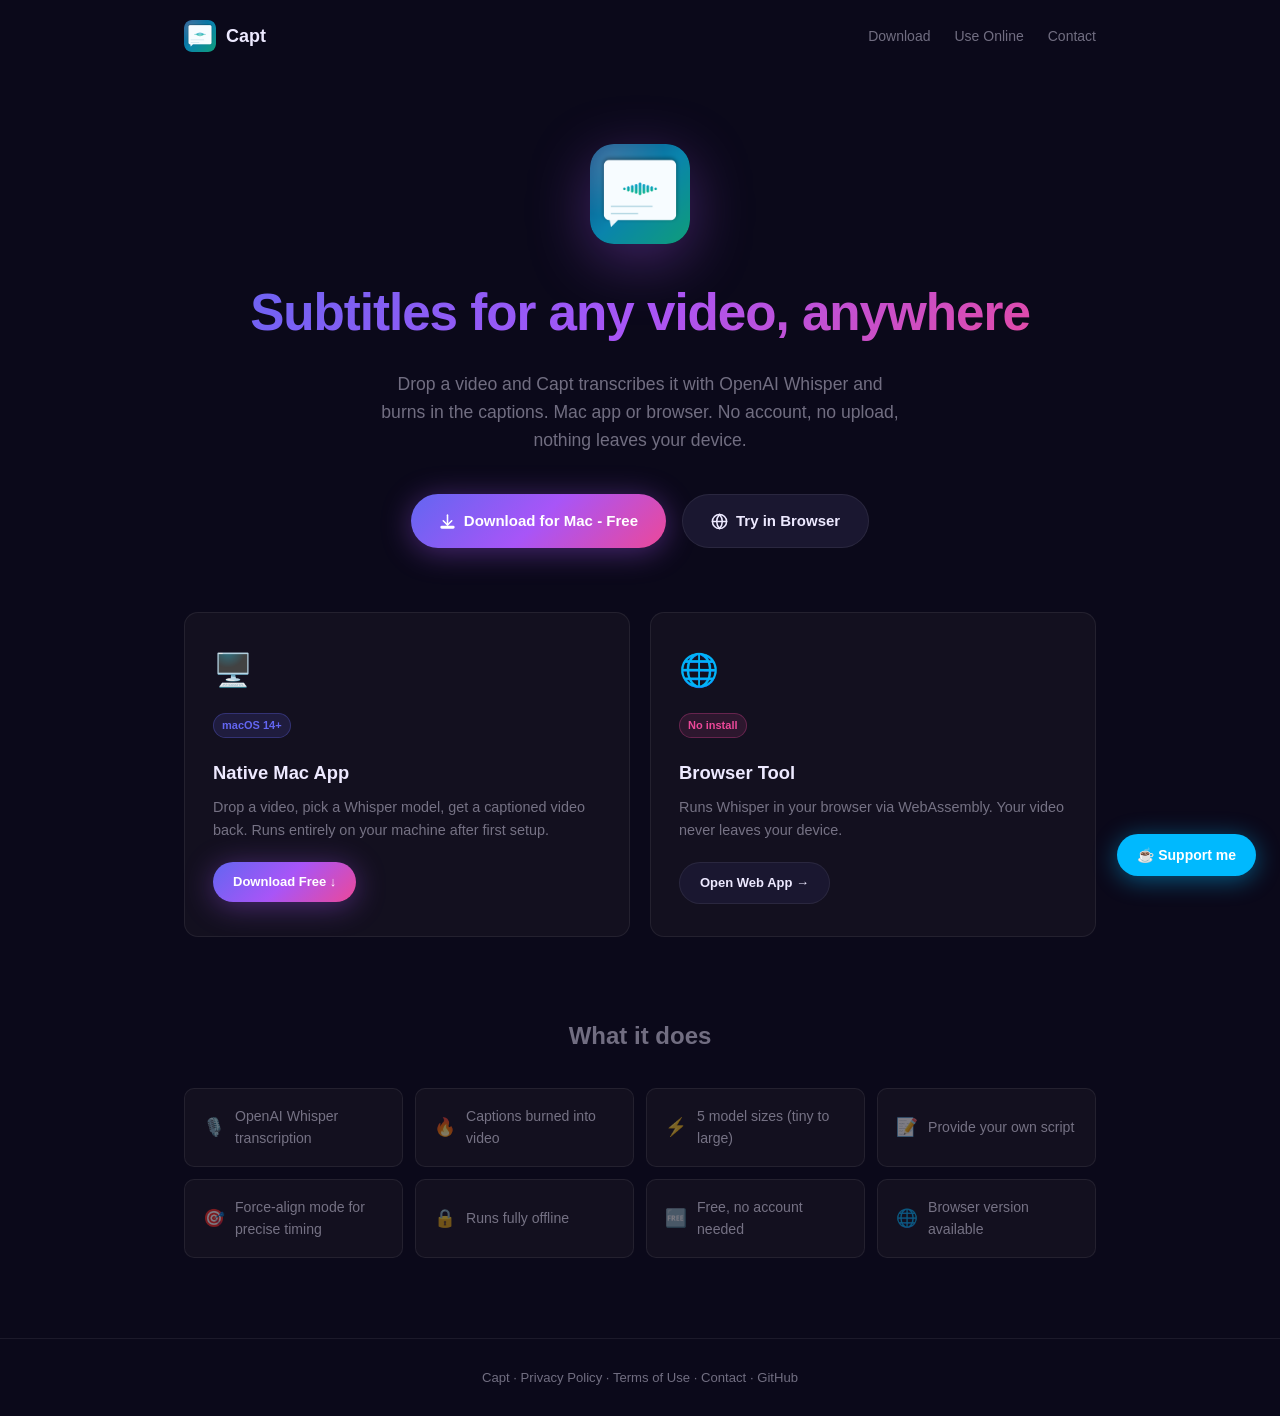
<file: docs/index.html>
<!DOCTYPE html>
<html lang="en">
<head>
  <meta charset="UTF-8" />
  <meta name="viewport" content="width=device-width, initial-scale=1.0" />
  <title>Capt - Add Subtitles to Any Video, Locally</title>
  <meta name="description" content="Free Mac app that auto-generates captions for any video using OpenAI Whisper. No upload, no account, runs on your Mac." />
  <link rel="icon" type="image/png" href="icon.png" />
  <link rel="stylesheet" href="style.css" />
  <!-- Google tag (gtag.js) -->
  <script async src="https://www.googletagmanager.com/gtag/js?id=G-9WXXSWRCKX"></script>
  <script>
    window.dataLayer = window.dataLayer || [];
    function gtag(){dataLayer.push(arguments);}
    gtag('js', new Date());
    gtag('config', 'G-9WXXSWRCKX');
  </script>

  <!-- Google AdSense -->
  <script async src="https://pagead2.googlesyndication.com/pagead/js/adsbygoogle.js?client=ca-pub-3979207653094537" crossorigin="anonymous"></script>
</head>
<body>

<div class="adsense-top">
  <ins class="adsbygoogle" style="display:block"
       data-ad-client="ca-pub-3979207653094537"
       data-ad-slot="4333611181"
       data-ad-format="horizontal"
       data-full-width-responsive="false"></ins>
  <script>(adsbygoogle = window.adsbygoogle || []).push({});</script>
</div>

<nav class="nav">
  <a href="index.html" class="nav-logo">
    <img src="icon.png" alt="Capt" />
    Capt
  </a>
  <div class="nav-links">
    <a href="download.html">Download</a>
    <a href="online.html">Use Online</a>
    <a href="contact.html">Contact</a>
  </div>
</nav>

<section class="hero">
  <img src="icon.png" alt="Capt icon" class="hero-icon" />
  <h1>Subtitles for any video, anywhere</h1>
  <p>Drop a video and Capt transcribes it with OpenAI Whisper and burns in the captions. Mac app or browser. No account, no upload, nothing leaves your device.</p>
  <div class="cta-row">
    <a href="download.html" class="btn btn-primary">
      <svg width="17" height="17" viewBox="0 0 24 24" fill="none" stroke="currentColor" stroke-width="2.2" stroke-linecap="round" stroke-linejoin="round"><path d="M12 17V3"/><path d="m6 11 6 6 6-6"/><rect x="3" y="19" width="18" height="2" rx="1"/></svg>
      Download for Mac - Free
    </a>
    <a href="online.html" class="btn btn-secondary">
      <svg width="17" height="17" viewBox="0 0 24 24" fill="none" stroke="currentColor" stroke-width="2.2" stroke-linecap="round" stroke-linejoin="round"><circle cx="12" cy="12" r="10"/><path d="M2 12h20M12 2a15.3 15.3 0 0 1 4 10 15.3 15.3 0 0 1-4 10 15.3 15.3 0 0 1-4-10 15.3 15.3 0 0 1 4-10z"/></svg>
      Try in Browser
    </a>
  </div>
</section>

<div class="cards">
  <a href="download.html" class="card" style="text-decoration:none;color:inherit;">
    <div class="card-icon">🖥️</div>
    <span class="badge">macOS 14+</span>
    <h3>Native Mac App</h3>
    <p>Drop a video, pick a Whisper model, get a captioned video back. Runs entirely on your machine after first setup.</p>
    <span class="btn btn-primary" style="font-size:13px;padding:10px 20px;">Download Free ↓</span>
  </a>

  <a href="online.html" class="card" style="text-decoration:none;color:inherit;">
    <div class="card-icon">🌐</div>
    <span class="badge" style="background:rgba(236,72,153,0.12);color:#ec4899;border-color:rgba(236,72,153,0.3);">No install</span>
    <h3>Browser Tool</h3>
    <p>Runs Whisper in your browser via WebAssembly. Your video never leaves your device.</p>
    <span class="btn btn-secondary" style="font-size:13px;padding:10px 20px;">Open Web App →</span>
  </a>
</div>

<section class="features">
  <h2>What it does</h2>
  <div class="features-grid">
    <div class="feat"><span>🎙️</span> OpenAI Whisper transcription</div>
    <div class="feat"><span>🔥</span> Captions burned into video</div>
    <div class="feat"><span>⚡</span> 5 model sizes (tiny to large)</div>
    <div class="feat"><span>📝</span> Provide your own script</div>
    <div class="feat"><span>🎯</span> Force-align mode for precise timing</div>
    <div class="feat"><span>🔒</span> Runs fully offline</div>
    <div class="feat"><span>🆓</span> Free, no account needed</div>
    <div class="feat"><span>🌐</span> Browser version available</div>
  </div>
</section>

<footer>
  <p>Capt · <a href="privacy.html">Privacy Policy</a> · <a href="terms.html">Terms of Use</a> · <a href="contact.html">Contact</a> · <a href="https://github.com/yooyplay/capt" target="_blank">GitHub</a></p>
</footer>

<a href="https://ko-fi.com/yooyplay" target="_blank" class="kofi-widget" style="position:fixed;bottom:24px;right:24px;z-index:9999;background:#00b9fe;color:#fff;padding:10px 20px;border-radius:50px;font-weight:600;font-size:14px;text-decoration:none;box-shadow:0 4px 24px rgba(0,185,254,0.45);">☕ Support me</a>

</body>
</html>
</file>
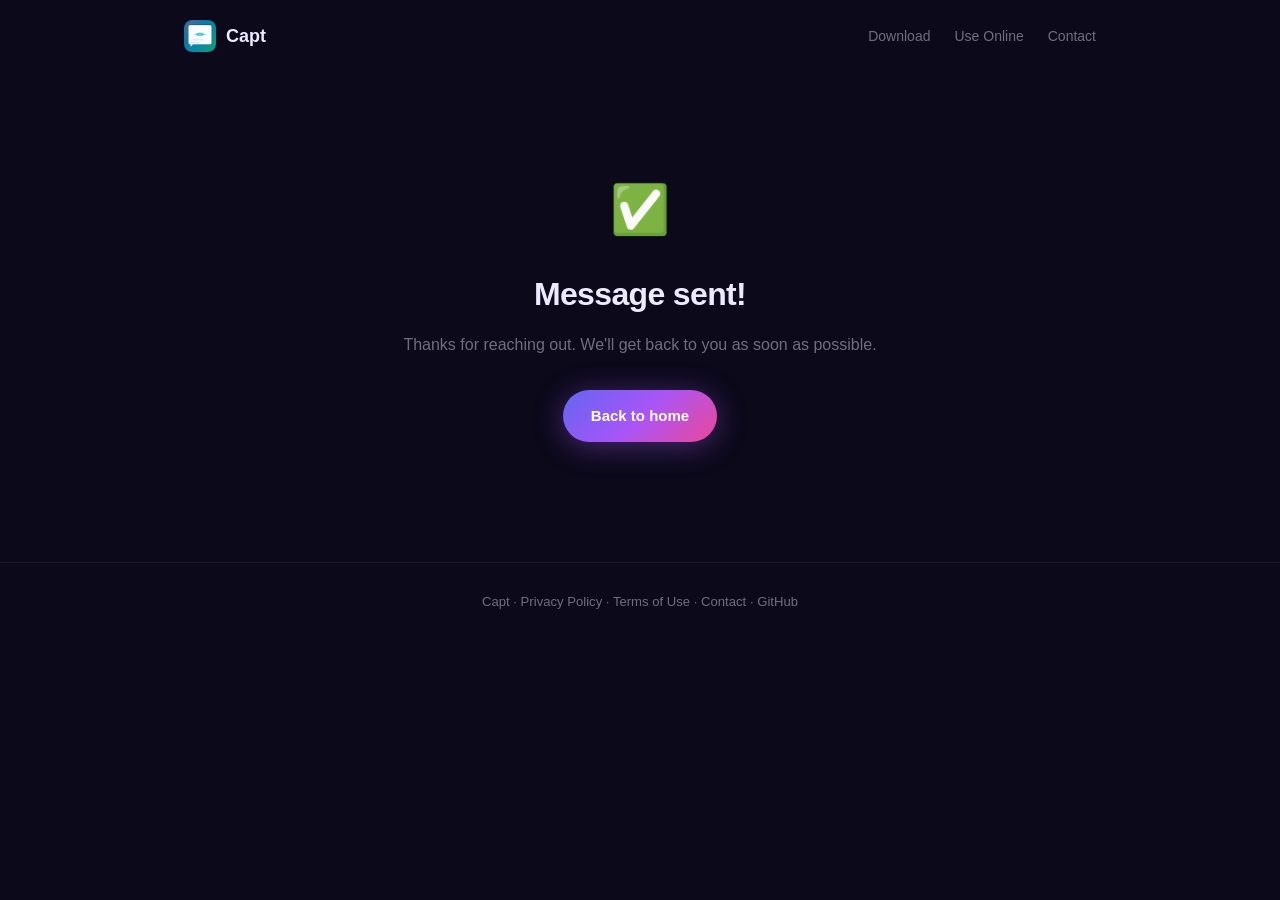
<file: docs/contact-thanks.html>
<!DOCTYPE html>
<html lang="en">
<head>
  <meta charset="UTF-8" />
  <meta name="viewport" content="width=device-width, initial-scale=1.0" />
  <title>Message Sent · Capt</title>
  <link rel="icon" type="image/png" href="icon.png" />
  <link rel="stylesheet" href="style.css" />
</head>
<body>

<nav class="nav">
  <a href="index.html" class="nav-logo">
    <img src="icon.png" alt="Capt" />
    Capt
  </a>
  <div class="nav-links">
    <a href="download.html">Download</a>
    <a href="online.html">Use Online</a>
    <a href="contact.html">Contact</a>
  </div>
</nav>

<div class="page" style="text-align:center;padding-top:100px;">
  <div style="font-size:3rem;margin-bottom:20px;">✅</div>
  <h1 style="margin-bottom:12px;">Message sent!</h1>
  <p style="color:var(--muted);margin-bottom:32px;">Thanks for reaching out. We'll get back to you as soon as possible.</p>
  <a href="index.html" class="btn btn-primary">Back to home</a>
</div>

<footer>
  <p>Capt · <a href="privacy.html">Privacy Policy</a> · <a href="terms.html">Terms of Use</a> · <a href="contact.html">Contact</a> · <a href="https://github.com/yooyplay/capt" target="_blank">GitHub</a></p>
</footer>

</body>
</html>
</file>
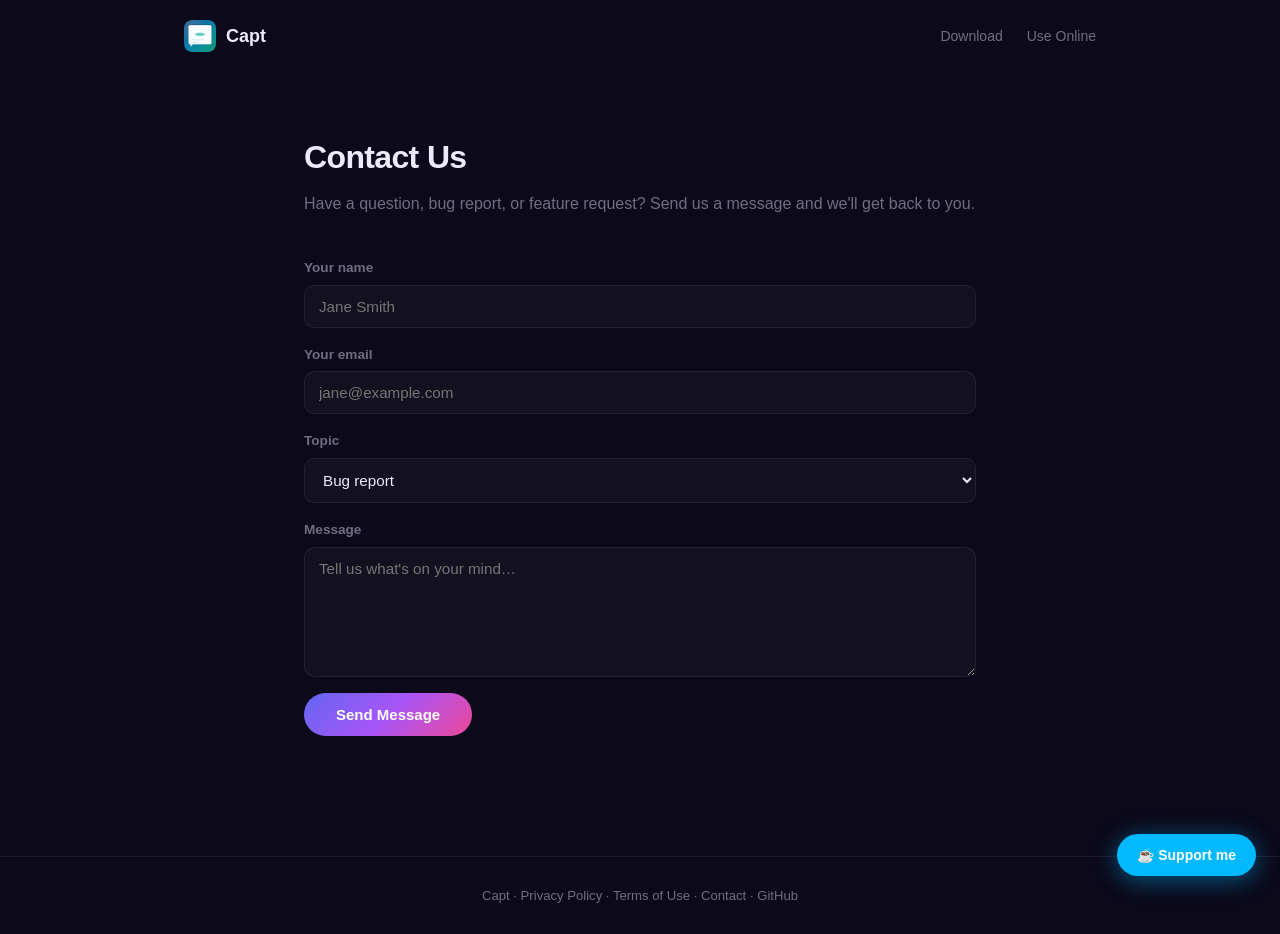
<file: docs/contact.html>
<!DOCTYPE html>
<html lang="en">
<head>
  <meta charset="UTF-8" />
  <meta name="viewport" content="width=device-width, initial-scale=1.0" />
  <title>Contact · Capt</title>
  <meta name="description" content="Get in touch with the Capt team." />
  <link rel="icon" type="image/png" href="icon.png" />
  <link rel="stylesheet" href="style.css" />
  <script async src="https://www.googletagmanager.com/gtag/js?id=G-9WXXSWRCKX"></script>
  <script>
    window.dataLayer = window.dataLayer || [];
    function gtag(){dataLayer.push(arguments);}
    gtag('js', new Date());
    gtag('config', 'G-9WXXSWRCKX');
  </script>
  <style>
    .contact-form { display:flex; flex-direction:column; gap:16px; margin-top:32px; }
    .form-group { display:flex; flex-direction:column; gap:6px; }
    .form-group label { font-size:.85rem; font-weight:600; color:var(--muted); }
    .form-group input,
    .form-group textarea,
    .form-group select {
      background:var(--surface); border:1.5px solid var(--border); border-radius:10px;
      padding:12px 14px; color:var(--text); font-size:.95rem; font-family:inherit;
      outline:none; transition:border-color .2s; width:100%;
    }
    .form-group input:focus,
    .form-group textarea:focus,
    .form-group select:focus { border-color:var(--a2); }
    .form-group textarea { resize:vertical; min-height:130px; }
    .form-group select option { background:var(--surface2); }
    .submit-btn {
      align-self:flex-start; background:var(--grad); color:#fff; border:none;
      border-radius:50px; padding:13px 32px; font-size:15px; font-weight:600;
      cursor:pointer; transition:opacity .2s, transform .2s;
    }
    .submit-btn:hover { opacity:.9; transform:translateY(-1px); }
  </style>
</head>
<body>

<nav class="nav">
  <a href="index.html" class="nav-logo">
    <img src="icon.png" alt="Capt" />
    Capt
  </a>
  <div class="nav-links">
    <a href="download.html">Download</a>
    <a href="online.html">Use Online</a>
  </div>
</nav>

<div class="page">
  <h1>Contact Us</h1>
  <p>Have a question, bug report, or feature request? Send us a message and we'll get back to you.</p>

  <form class="contact-form" action="https://formsubmit.co/yooyplay@gmail.com" method="POST">
    <input type="hidden" name="_subject" value="Capt Contact Form" />
    <input type="hidden" name="_captcha" value="false" />
    <input type="hidden" name="_next" value="https://yooyplay.github.io/capt/contact-thanks.html" />
    <input type="text" name="_honey" style="display:none" />

    <div class="form-group">
      <label for="name">Your name</label>
      <input type="text" id="name" name="name" placeholder="Jane Smith" required />
    </div>

    <div class="form-group">
      <label for="email">Your email</label>
      <input type="email" id="email" name="email" placeholder="jane@example.com" required />
    </div>

    <div class="form-group">
      <label for="topic">Topic</label>
      <select id="topic" name="topic">
        <option value="bug">Bug report</option>
        <option value="feature">Feature request</option>
        <option value="question">General question</option>
        <option value="other">Other</option>
      </select>
    </div>

    <div class="form-group">
      <label for="message">Message</label>
      <textarea id="message" name="message" placeholder="Tell us what's on your mind…" required></textarea>
    </div>

    <button type="submit" class="submit-btn">Send Message</button>
  </form>
</div>

<footer>
  <p>Capt · <a href="privacy.html">Privacy Policy</a> · <a href="terms.html">Terms of Use</a> · <a href="contact.html">Contact</a> · <a href="https://github.com/yooyplay/capt" target="_blank">GitHub</a></p>
</footer>

<a href="https://ko-fi.com/yooyplay" target="_blank" class="kofi-widget" style="position:fixed;bottom:24px;right:24px;z-index:9999;background:#00b9fe;color:#fff;padding:10px 20px;border-radius:50px;font-weight:600;font-size:14px;text-decoration:none;box-shadow:0 4px 24px rgba(0,185,254,0.45);">☕ Support me</a>

</body>
</html>
</file>
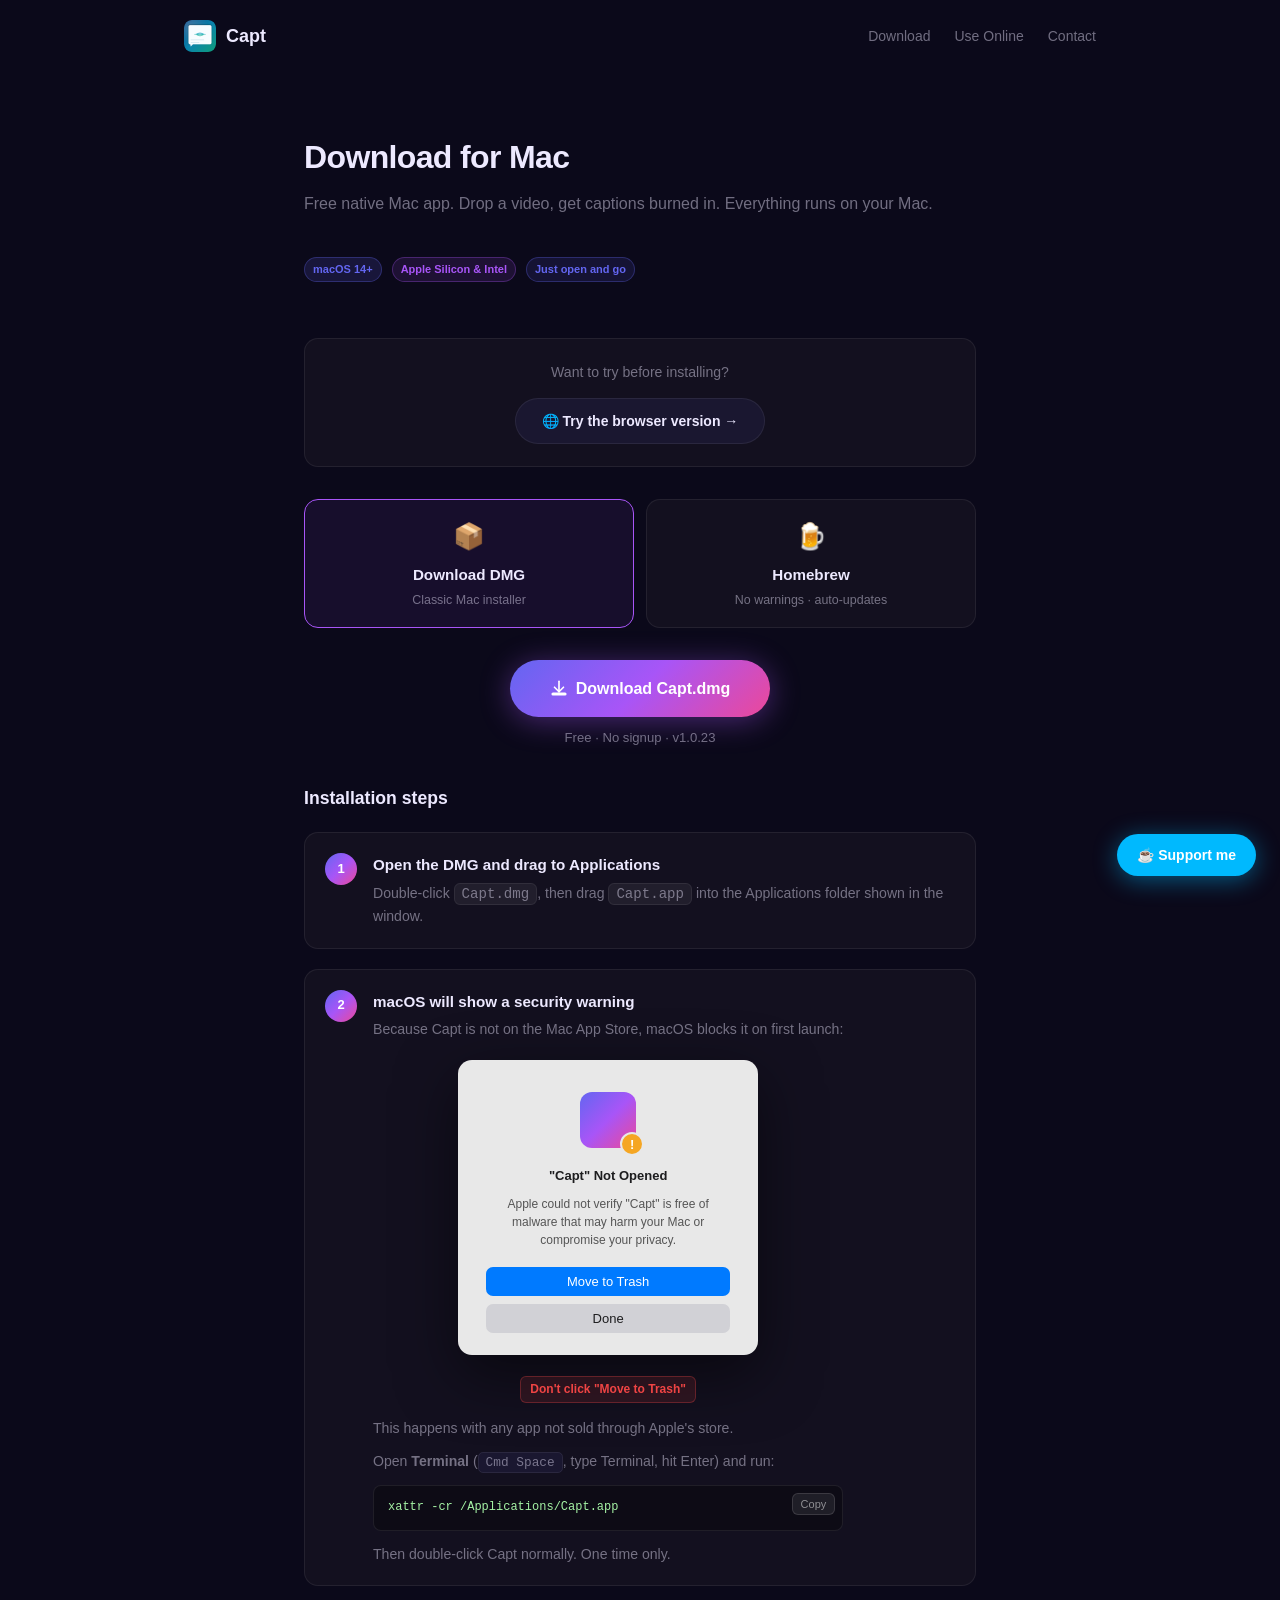
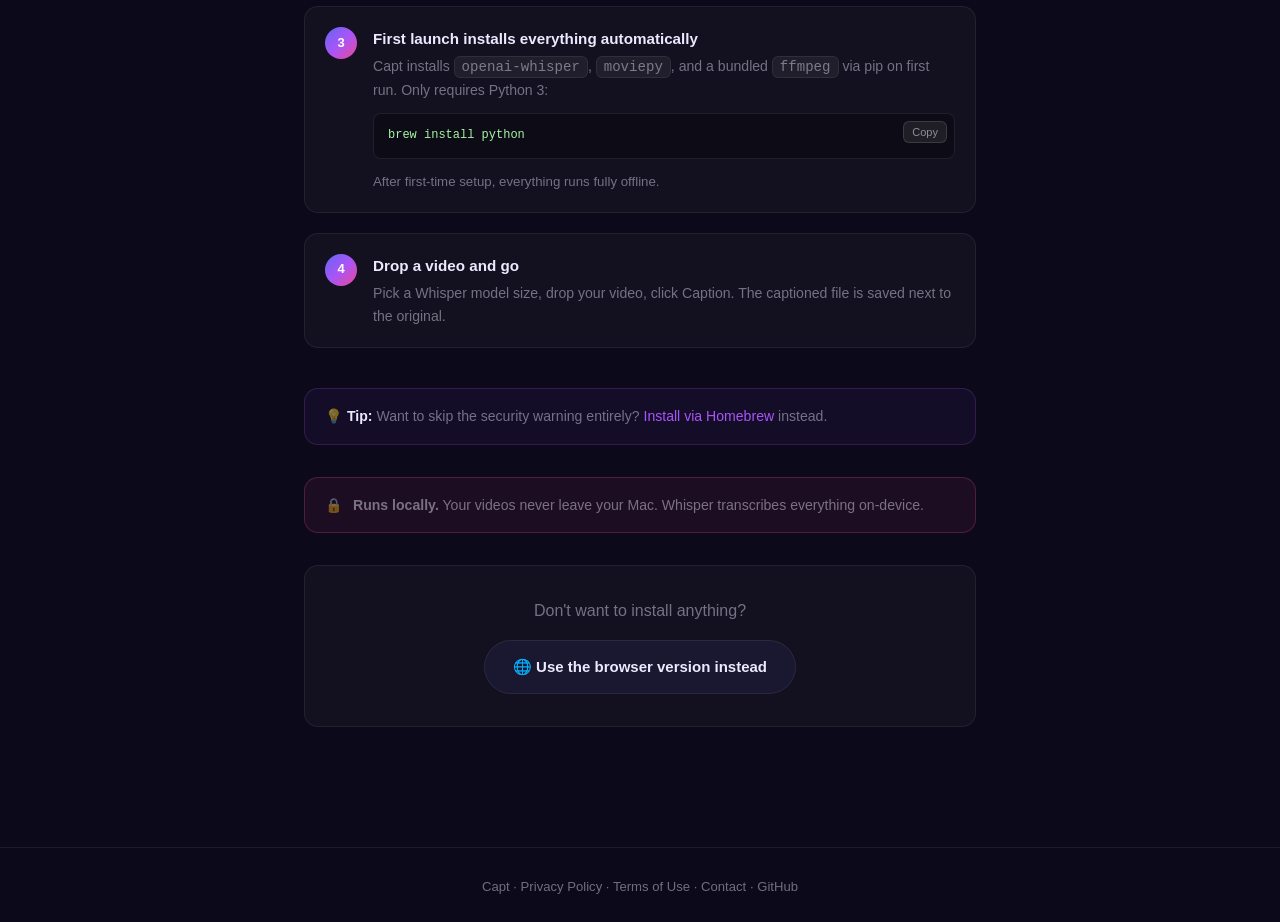
<file: docs/download.html>
<!DOCTYPE html>
<html lang="en">
<head>
  <meta charset="UTF-8" />
  <meta name="viewport" content="width=device-width, initial-scale=1.0" />
  <title>Download Capt for Mac</title>
  <meta name="description" content="Download Capt - free Mac app to add subtitles to any video using Whisper AI." />
  <link rel="icon" type="image/png" href="icon.png" />
  <link rel="stylesheet" href="style.css" />
  <!-- Google tag (gtag.js) -->
  <script async src="https://www.googletagmanager.com/gtag/js?id=G-9WXXSWRCKX"></script>
  <script>
    window.dataLayer = window.dataLayer || [];
    function gtag(){dataLayer.push(arguments);}
    gtag('js', new Date());
    gtag('config', 'G-9WXXSWRCKX');
  </script>

  <!-- Google AdSense -->
  <script async src="https://pagead2.googlesyndication.com/pagead/js/adsbygoogle.js?client=ca-pub-3979207653094537" crossorigin="anonymous"></script>
  <style>
    .method-tabs { display:flex; gap:12px; margin-bottom:32px; }
    .method-tab {
      flex:1; padding:16px; border-radius:var(--radius);
      border:1.5px solid var(--border); background:var(--surface);
      cursor:pointer; text-align:center; transition:border-color .2s, background .2s;
    }
    .method-tab.active { border-color:var(--a2); background:rgba(168,85,247,0.08); }
    .method-tab .tab-icon { font-size:1.6rem; margin-bottom:6px; }
    .method-tab .tab-title { font-weight:700; font-size:.95rem; }
    .method-tab .tab-sub { font-size:.78rem; color:var(--muted); margin-top:3px; }
    .method-panel { display:none; }
    .method-panel.active { display:block; }
    .gatekeeper-mock {
      background:#e8e8e8; border-radius:14px; padding:28px 28px 22px;
      max-width:300px; margin:20px auto;
      box-shadow:0 20px 60px rgba(0,0,0,0.5); text-align:center;
      font-family:-apple-system,BlinkMacSystemFont,sans-serif;
    }
    .gk-icon-wrap {
      width:64px; height:64px; margin:0 auto 14px;
      position:relative; display:flex; align-items:center; justify-content:center;
    }
    .gk-app-icon { width:56px; height:56px; background:linear-gradient(135deg,#6366f1,#a855f7,#ec4899); border-radius:12px; }
    .gk-warn-badge {
      position:absolute; bottom:-4px; right:-4px;
      width:24px; height:24px; background:#f5a623;
      border-radius:50%; border:2px solid #e8e8e8;
      display:flex; align-items:center; justify-content:center;
      font-size:13px; font-weight:900; color:#fff; line-height:1;
    }
    .gk-title { font-size:13px; font-weight:700; color:#1d1d1f; margin-bottom:8px; }
    .gk-body { font-size:12px; color:#555; line-height:1.5; margin-bottom:18px; }
    .gk-btns { display:flex; flex-direction:column; gap:8px; }
    .gk-btn { padding:7px; border-radius:7px; font-size:13px; font-weight:500; border:none; cursor:default; }
    .gk-btn.primary { background:#007aff; color:#fff; }
    .gk-btn.secondary { background:#d1d1d6; color:#1d1d1f; }
    .gk-label {
      display:inline-block; background:rgba(239,68,68,0.12); color:#ef4444;
      border:1px solid rgba(239,68,68,0.3); border-radius:6px;
      font-size:.75rem; font-weight:600; padding:3px 9px; margin-bottom:14px;
    }
    kbd { background:var(--surface2); border:1px solid var(--border); border-radius:5px; padding:2px 7px; font-family:'SF Mono',Menlo,monospace; font-size:.8rem; }
    .step-body { min-width:0; overflow:hidden; }
    .terminal-wrap { position:relative; margin:12px 0; }
    .terminal-block {
      background:rgba(0,0,0,0.3); border:1px solid rgba(255,255,255,0.08);
      border-radius:8px; padding:12px 14px; padding-right:44px;
      font-family:'SF Mono',Menlo,monospace; font-size:12px;
      color:#a5f3a5; white-space:pre-wrap; word-break:break-all; margin:0;
    }
    .copy-btn {
      position:absolute; top:8px; right:8px;
      background:rgba(255,255,255,0.08); border:1px solid rgba(255,255,255,0.12);
      border-radius:6px; padding:4px 8px; cursor:pointer;
      font-size:11px; color:rgba(255,255,255,0.5); transition:background .15s, color .15s;
    }
    .copy-btn:hover { background:rgba(255,255,255,0.15); color:#fff; }
    .copy-btn.copied { color:#a5f3a5; border-color:rgba(165,243,165,0.3); }
  </style>
</head>
<body>

<div class="adsense-top">
  <ins class="adsbygoogle" style="display:block"
       data-ad-client="ca-pub-3979207653094537"
       data-ad-slot="4333611181"
       data-ad-format="horizontal"
       data-full-width-responsive="false"></ins>
  <script>(adsbygoogle = window.adsbygoogle || []).push({});</script>
</div>

<nav class="nav">
  <a href="index.html" class="nav-logo">
    <img src="icon.png" alt="Capt" />
    Capt
  </a>
  <div class="nav-links">
    <a href="download.html">Download</a>
    <a href="online.html">Use Online</a>
    <a href="contact.html">Contact</a>
  </div>
</nav>

<div class="page">

  <h1>Download for Mac</h1>
  <p>Free native Mac app. Drop a video, get captions burned in. Everything runs on your Mac.</p>

  <div style="display:flex;gap:10px;flex-wrap:wrap;margin-bottom:36px;">
    <span class="badge">macOS 14+</span>
    <span class="badge" style="background:rgba(168,85,247,0.12);color:var(--a2);border-color:rgba(168,85,247,0.3);">Apple Silicon &amp; Intel</span>
    <span class="badge" style="background:rgba(99,102,241,0.12);color:var(--a1);border-color:rgba(99,102,241,0.3);">Just open and go</span>
  </div>

  <div style="text-align:center;padding:22px;background:var(--surface);border:1px solid var(--border);border-radius:var(--radius);margin-bottom:32px;">
    <p style="color:var(--muted);font-size:.88rem;margin-bottom:14px;">Want to try before installing?</p>
    <a href="online.html" class="btn btn-secondary" style="font-size:14px;padding:11px 26px;">🌐 Try the browser version →</a>
  </div>

  <div class="method-tabs">
    <div class="method-tab active" onclick="switchTab('dmg')">
      <div class="tab-icon">📦</div>
      <div class="tab-title">Download DMG</div>
      <div class="tab-sub">Classic Mac installer</div>
    </div>
    <div class="method-tab" onclick="switchTab('brew')">
      <div class="tab-icon">🍺</div>
      <div class="tab-title">Homebrew</div>
      <div class="tab-sub">No warnings · auto-updates</div>
    </div>
  </div>

  <!-- DMG Panel -->
  <div class="method-panel active" id="panel-dmg">
    <div style="text-align:center;margin-bottom:36px;">
      <a href="https://github.com/yooyplay/capt/releases/latest/download/Capt.dmg"
         class="btn btn-primary" style="font-size:16px;padding:16px 40px;">
        <svg width="18" height="18" viewBox="0 0 24 24" fill="none" stroke="currentColor" stroke-width="2.2" stroke-linecap="round" stroke-linejoin="round"><path d="M12 17V3"/><path d="m6 11 6 6 6-6"/><rect x="3" y="19" width="18" height="2" rx="1"/></svg>
        Download Capt.dmg
      </a>
      <p style="margin-top:10px;color:var(--muted);font-size:.82rem;">Free · No signup · v1.0.23</p>
    </div>

    <h2 style="font-size:1.1rem;font-weight:700;margin-bottom:20px;">Installation steps</h2>
    <div class="steps">

      <div class="step">
        <div class="step-num">1</div>
        <div class="step-body">
          <h4>Open the DMG and drag to Applications</h4>
          <p>Double-click <code>Capt.dmg</code>, then drag <code>Capt.app</code> into the Applications folder shown in the window.</p>
        </div>
      </div>

      <div class="step">
        <div class="step-num">2</div>
        <div class="step-body">
          <h4>macOS will show a security warning</h4>
          <p>Because Capt is not on the Mac App Store, macOS blocks it on first launch:</p>
          <div class="gatekeeper-mock">
            <div class="gk-icon-wrap">
              <div class="gk-app-icon"></div>
              <div class="gk-warn-badge">!</div>
            </div>
            <div class="gk-title">"Capt" Not Opened</div>
            <div class="gk-body">Apple could not verify "Capt" is free of malware that may harm your Mac or compromise your privacy.</div>
            <div class="gk-btns">
              <button class="gk-btn primary">Move to Trash</button>
              <button class="gk-btn secondary">Done</button>
            </div>
          </div>
          <div style="text-align:center;"><span class="gk-label">Don't click "Move to Trash"</span></div>
          <p>This happens with any app not sold through Apple's store.</p>
          <p style="margin-top:10px;">Open <strong>Terminal</strong> (<kbd>Cmd Space</kbd>, type Terminal, hit Enter) and run:</p>
          <div class="terminal-wrap"><pre class="terminal-block">xattr -cr /Applications/Capt.app</pre><button class="copy-btn" onclick="copyCode(this)">Copy</button></div>
          <p>Then double-click Capt normally. One time only.</p>
        </div>
      </div>

      <div class="step">
        <div class="step-num">3</div>
        <div class="step-body">
          <h4>First launch installs everything automatically</h4>
          <p>Capt installs <code>openai-whisper</code>, <code>moviepy</code>, and a bundled <code>ffmpeg</code> via pip on first run. Only requires Python 3:</p>
          <div class="terminal-wrap"><pre class="terminal-block">brew install python</pre><button class="copy-btn" onclick="copyCode(this)">Copy</button></div>
          <p style="font-size:.83rem;color:var(--muted);">After first-time setup, everything runs fully offline.</p>
        </div>
      </div>

      <div class="step">
        <div class="step-num">4</div>
        <div class="step-body">
          <h4>Drop a video and go</h4>
          <p>Pick a Whisper model size, drop your video, click Caption. The captioned file is saved next to the original.</p>
        </div>
      </div>

    </div>

    <div style="background:rgba(168,85,247,0.06);border:1px solid rgba(168,85,247,0.2);border-radius:var(--radius);padding:16px 20px;margin-top:8px;font-size:.88rem;color:var(--muted);">
      💡 <strong style="color:var(--text);">Tip:</strong> Want to skip the security warning entirely?
      <a href="#" onclick="switchTab('brew');return false;" style="color:var(--a2);">Install via Homebrew</a> instead.
    </div>
  </div>

  <!-- Homebrew Panel -->
  <div class="method-panel" id="panel-brew">
    <div style="background:var(--surface);border:1px solid var(--border);border-radius:var(--radius);padding:22px;margin-bottom:28px;">
      <h3 style="font-size:.95rem;font-weight:700;margin-bottom:8px;">🍺 What is Homebrew?</h3>
      <p style="font-size:.88rem;color:var(--muted);line-height:1.7;margin:0;">Homebrew is a free package manager for Mac. You run a command in Terminal and it handles the download, checksum check, and install. No popups, no Gatekeeper warnings, and updating later is one command.</p>
    </div>

    <h2 style="font-size:1.1rem;font-weight:700;margin-bottom:20px;">Install via Homebrew</h2>
    <div class="steps">

      <div class="step">
        <div class="step-num">1</div>
        <div class="step-body">
          <h4>Install Homebrew (skip if you already have it)</h4>
          <p>Open Terminal (<kbd>Cmd Space</kbd> → type Terminal) and run:</p>
          <div class="terminal-wrap"><pre class="terminal-block">/bin/bash -c "$(curl -fsSL https://raw.githubusercontent.com/Homebrew/install/HEAD/install.sh)"</pre><button class="copy-btn" onclick="copyCode(this)">Copy</button></div>
        </div>
      </div>

      <div class="step">
        <div class="step-num">2</div>
        <div class="step-body">
          <h4>Install Capt</h4>
          <div class="terminal-wrap"><pre class="terminal-block">brew tap yooyplay/tap
brew trust yooyplay/tap
brew reinstall --cask capt
xattr -cr /Applications/Capt.app
open /Applications/Capt.app</pre><button class="copy-btn" onclick="copyCode(this)">Copy</button></div>
          <p style="margin-top:10px;font-size:.83rem;color:var(--muted);">Homebrew downloads and installs it with no security warnings.</p>
        </div>
      </div>

      <div class="step">
        <div class="step-num">3</div>
        <div class="step-body">
          <h4>Update anytime with one command</h4>
          <div class="terminal-wrap"><pre class="terminal-block">brew upgrade --cask capt</pre><button class="copy-btn" onclick="copyCode(this)">Copy</button></div>
        </div>
      </div>

    </div>
  </div>

  <div class="warning" style="margin-top:32px;">
    <span>🔒</span>
    <div><strong>Runs locally.</strong> Your videos never leave your Mac. Whisper transcribes everything on-device.</div>
  </div>

  <div style="text-align:center;padding:32px;background:var(--surface);border:1px solid var(--border);border-radius:var(--radius);margin-top:24px;">
    <p style="color:var(--muted);margin-bottom:16px;">Don't want to install anything?</p>
    <a href="online.html" class="btn btn-secondary">🌐 Use the browser version instead</a>
  </div>

</div>

<footer>
  <p>Capt · <a href="privacy.html">Privacy Policy</a> · <a href="terms.html">Terms of Use</a> · <a href="contact.html">Contact</a> · <a href="https://github.com/yooyplay/capt" target="_blank">GitHub</a></p>
</footer>

<a href="https://ko-fi.com/yooyplay" target="_blank" class="kofi-widget" style="position:fixed;bottom:24px;right:24px;z-index:9999;background:#00b9fe;color:#fff;padding:10px 20px;border-radius:50px;font-weight:600;font-size:14px;text-decoration:none;box-shadow:0 4px 24px rgba(0,185,254,0.45);">☕ Support me</a>

<script>
function copyCode(btn) {
  var text = btn.previousElementSibling.innerText;
  navigator.clipboard.writeText(text).then(function() {
    btn.textContent = 'Copied!';
    btn.classList.add('copied');
    setTimeout(function() { btn.textContent = 'Copy'; btn.classList.remove('copied'); }, 2000);
  });
}
function switchTab(tab) {
  document.querySelectorAll('.method-tab').forEach(function(t, i) {
    t.classList.toggle('active', (tab === 'dmg' && i === 0) || (tab === 'brew' && i === 1));
  });
  document.getElementById('panel-dmg').classList.toggle('active', tab === 'dmg');
  document.getElementById('panel-brew').classList.toggle('active', tab === 'brew');
  window.scrollTo({ top: 0, behavior: 'smooth' });
}
</script>

</body>
</html>
</file>
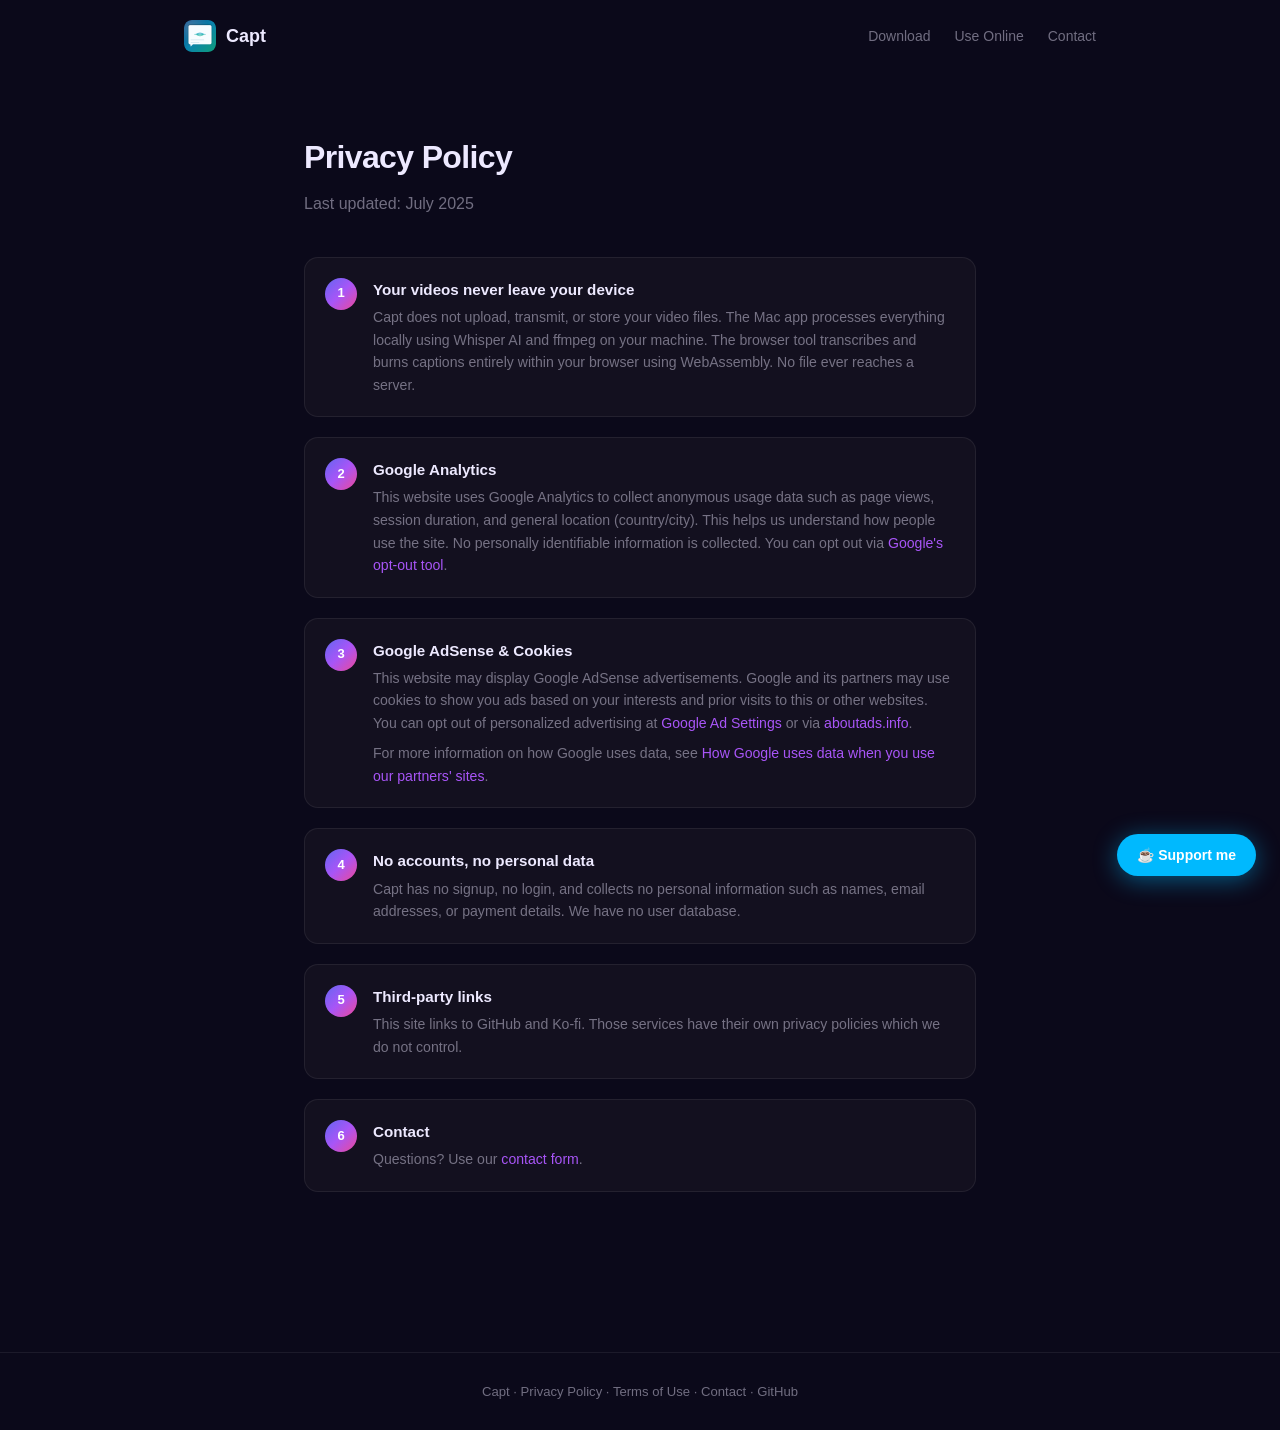
<file: docs/privacy.html>
<!DOCTYPE html>
<html lang="en">
<head>
  <meta charset="UTF-8" />
  <meta name="viewport" content="width=device-width, initial-scale=1.0" />
  <title>Privacy Policy · Capt</title>
  <meta name="description" content="Privacy Policy for Capt, free AI captioning app for Mac and browser." />
  <link rel="icon" type="image/png" href="icon.png" />
  <link rel="stylesheet" href="style.css" />
  <script async src="https://www.googletagmanager.com/gtag/js?id=G-9WXXSWRCKX"></script>
  <script>
    window.dataLayer = window.dataLayer || [];
    function gtag(){dataLayer.push(arguments);}
    gtag('js', new Date());
    gtag('config', 'G-9WXXSWRCKX');
  </script>
</head>
<body>

<nav class="nav">
  <a href="index.html" class="nav-logo">
    <img src="icon.png" alt="Capt" />
    Capt
  </a>
  <div class="nav-links">
    <a href="download.html">Download</a>
    <a href="online.html">Use Online</a>
    <a href="contact.html">Contact</a>
  </div>
</nav>

<div class="page">
  <h1>Privacy Policy</h1>
  <p style="color:var(--muted);margin-bottom:40px;">Last updated: July 2025</p>

  <div class="steps">

    <div class="step">
      <div class="step-num">1</div>
      <div class="step-body">
        <h4>Your videos never leave your device</h4>
        <p>Capt does not upload, transmit, or store your video files. The Mac app processes everything locally using Whisper AI and ffmpeg on your machine. The browser tool transcribes and burns captions entirely within your browser using WebAssembly. No file ever reaches a server.</p>
      </div>
    </div>

    <div class="step">
      <div class="step-num">2</div>
      <div class="step-body">
        <h4>Google Analytics</h4>
        <p>This website uses Google Analytics to collect anonymous usage data such as page views, session duration, and general location (country/city). This helps us understand how people use the site. No personally identifiable information is collected. You can opt out via <a href="https://tools.google.com/dlpage/gaoptout" target="_blank">Google's opt-out tool</a>.</p>
      </div>
    </div>

    <div class="step">
      <div class="step-num">3</div>
      <div class="step-body">
        <h4>Google AdSense &amp; Cookies</h4>
        <p>This website may display Google AdSense advertisements. Google and its partners may use cookies to show you ads based on your interests and prior visits to this or other websites. You can opt out of personalized advertising at <a href="https://www.google.com/settings/ads" target="_blank">Google Ad Settings</a> or via <a href="https://www.aboutads.info/choices/" target="_blank">aboutads.info</a>.</p>
        <p style="margin-top:8px;">For more information on how Google uses data, see <a href="https://policies.google.com/technologies/partner-sites" target="_blank">How Google uses data when you use our partners' sites</a>.</p>
      </div>
    </div>

    <div class="step">
      <div class="step-num">4</div>
      <div class="step-body">
        <h4>No accounts, no personal data</h4>
        <p>Capt has no signup, no login, and collects no personal information such as names, email addresses, or payment details. We have no user database.</p>
      </div>
    </div>

    <div class="step">
      <div class="step-num">5</div>
      <div class="step-body">
        <h4>Third-party links</h4>
        <p>This site links to GitHub and Ko-fi. Those services have their own privacy policies which we do not control.</p>
      </div>
    </div>

    <div class="step">
      <div class="step-num">6</div>
      <div class="step-body">
        <h4>Contact</h4>
        <p>Questions? Use our <a href="contact.html">contact form</a>.</p>
      </div>
    </div>

  </div>
</div>

<footer>
  <p>Capt · <a href="privacy.html">Privacy Policy</a> · <a href="terms.html">Terms of Use</a> · <a href="contact.html">Contact</a> · <a href="https://github.com/yooyplay/capt" target="_blank">GitHub</a></p>
</footer>

<a href="https://ko-fi.com/yooyplay" target="_blank" class="kofi-widget" style="position:fixed;bottom:24px;right:24px;z-index:9999;background:#00b9fe;color:#fff;padding:10px 20px;border-radius:50px;font-weight:600;font-size:14px;text-decoration:none;box-shadow:0 4px 24px rgba(0,185,254,0.45);">☕ Support me</a>

</body>
</html>
</file>
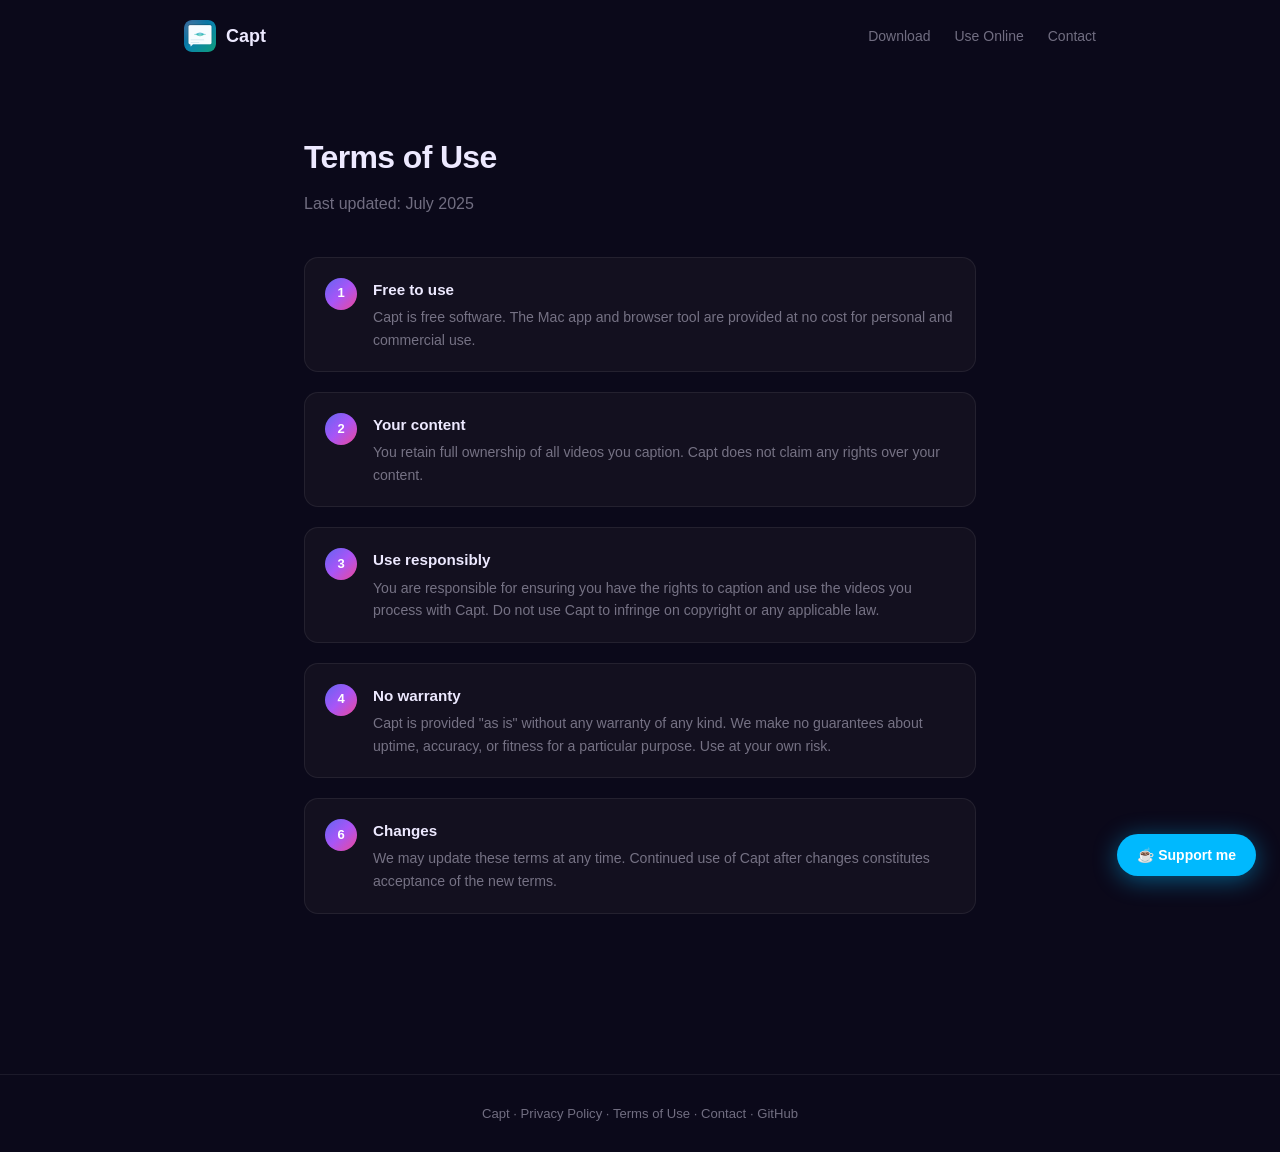
<file: docs/terms.html>
<!DOCTYPE html>
<html lang="en">
<head>
  <meta charset="UTF-8" />
  <meta name="viewport" content="width=device-width, initial-scale=1.0" />
  <title>Terms of Use · Capt</title>
  <meta name="description" content="Terms of Use for Capt, free AI captioning app for Mac and browser." />
  <link rel="icon" type="image/png" href="icon.png" />
  <link rel="stylesheet" href="style.css" />
  <script async src="https://www.googletagmanager.com/gtag/js?id=G-9WXXSWRCKX"></script>
  <script>
    window.dataLayer = window.dataLayer || [];
    function gtag(){dataLayer.push(arguments);}
    gtag('js', new Date());
    gtag('config', 'G-9WXXSWRCKX');
  </script>
</head>
<body>

<nav class="nav">
  <a href="index.html" class="nav-logo">
    <img src="icon.png" alt="Capt" />
    Capt
  </a>
  <div class="nav-links">
    <a href="download.html">Download</a>
    <a href="online.html">Use Online</a>
    <a href="contact.html">Contact</a>
  </div>
</nav>

<div class="page">
  <h1>Terms of Use</h1>
  <p style="color:var(--muted);margin-bottom:40px;">Last updated: July 2025</p>

  <div class="steps">

    <div class="step">
      <div class="step-num">1</div>
      <div class="step-body">
        <h4>Free to use</h4>
        <p>Capt is free software. The Mac app and browser tool are provided at no cost for personal and commercial use.</p>
      </div>
    </div>

    <div class="step">
      <div class="step-num">2</div>
      <div class="step-body">
        <h4>Your content</h4>
        <p>You retain full ownership of all videos you caption. Capt does not claim any rights over your content.</p>
      </div>
    </div>

    <div class="step">
      <div class="step-num">3</div>
      <div class="step-body">
        <h4>Use responsibly</h4>
        <p>You are responsible for ensuring you have the rights to caption and use the videos you process with Capt. Do not use Capt to infringe on copyright or any applicable law.</p>
      </div>
    </div>

    <div class="step">
      <div class="step-num">4</div>
      <div class="step-body">
        <h4>No warranty</h4>
        <p>Capt is provided "as is" without any warranty of any kind. We make no guarantees about uptime, accuracy, or fitness for a particular purpose. Use at your own risk.</p>
      </div>
    </div>

    <div class="step">
      <div class="step-num">6</div>
      <div class="step-body">
        <h4>Changes</h4>
        <p>We may update these terms at any time. Continued use of Capt after changes constitutes acceptance of the new terms.</p>
      </div>
    </div>

  </div>
</div>

<footer>
  <p>Capt · <a href="privacy.html">Privacy Policy</a> · <a href="terms.html">Terms of Use</a> · <a href="contact.html">Contact</a> · <a href="https://github.com/yooyplay/capt" target="_blank">GitHub</a></p>
</footer>

<a href="https://ko-fi.com/yooyplay" target="_blank" class="kofi-widget" style="position:fixed;bottom:24px;right:24px;z-index:9999;background:#00b9fe;color:#fff;padding:10px 20px;border-radius:50px;font-weight:600;font-size:14px;text-decoration:none;box-shadow:0 4px 24px rgba(0,185,254,0.45);">☕ Support me</a>

</body>
</html>
</file>
<file: docs/style.css>
/* ── Reset & Base ─────────────────────────────────────────────── */
*, *::before, *::after { box-sizing: border-box; margin: 0; padding: 0; }

:root {
  --bg:        #0b091a;
  --surface:   #13101f;
  --surface2:  #1a1730;
  --border:    rgba(255,255,255,0.07);
  --text:      #ede9ff;
  --muted:     rgba(237,233,255,0.45);
  --a1:        #6366f1;
  --a2:        #a855f7;
  --a3:        #ec4899;
  --grad:      linear-gradient(135deg, #6366f1, #a855f7, #ec4899);
  --radius:    14px;
}

html { scroll-behavior: smooth; }

body {
  background: var(--bg);
  color: var(--text);
  font-family: -apple-system, BlinkMacSystemFont, "Segoe UI", sans-serif;
  font-size: 16px;
  line-height: 1.6;
  min-height: 100vh;
}

a { color: var(--a2); text-decoration: none; }
a:hover { text-decoration: underline; }

/* ── AdSense Banner ───────────────────────────────────────────── */
.adsense-top {
  width: 100%;
  background: var(--surface);
  border-bottom: 1px solid var(--border);
  display: none !important; /* TODO: remove once AdSense approved */
  align-items: center;
  justify-content: center;
  min-height: 0;
  max-height: 60px;
  padding: 4px 16px;
  overflow: hidden;
}
.adsense-top ins { display: block; width: 728px; height: 90px; max-width: 100%; }
.adsense-top ins[data-ad-status="unfilled"] { display: none; }
.ad-placeholder {
  width: 100%;
  max-width: 728px;
  height: 90px;
  border: 1px dashed var(--border);
  border-radius: 8px;
  display: flex;
  align-items: center;
  justify-content: center;
  color: var(--muted);
  font-size: 12px;
  letter-spacing: .05em;
}

/* ── Coffee Widget ────────────────────────────────────────────── */
.coffee-widget {
  position: fixed;
  bottom: 24px;
  right: 24px;
  z-index: 999;
  display: flex;
  align-items: center;
  gap: 10px;
  background: var(--surface2);
  border: 1px solid var(--border);
  border-radius: 50px;
  padding: 10px 18px 10px 14px;
  box-shadow: 0 8px 40px rgba(0,0,0,0.5);
  font-size: 14px;
  text-decoration: none;
  color: var(--text);
  transition: transform .2s, box-shadow .2s;
  backdrop-filter: blur(12px);
}
.coffee-widget:hover {
  transform: translateY(-2px);
  box-shadow: 0 12px 50px rgba(168,85,247,0.25);
  text-decoration: none;
  color: var(--text);
}
.coffee-widget .emoji { font-size: 18px; }

/* ── Navbar ───────────────────────────────────────────────────── */
.nav {
  display: flex;
  align-items: center;
  justify-content: space-between;
  max-width: 960px;
  margin: 0 auto;
  padding: 20px 24px;
}
.nav-logo {
  display: flex;
  align-items: center;
  gap: 10px;
  font-weight: 700;
  font-size: 18px;
  color: var(--text);
  text-decoration: none;
}
.nav-logo img { width: 32px; height: 32px; border-radius: 8px; }
.nav-links { display: flex; gap: 24px; }
.nav-links a { color: var(--muted); font-size: 14px; transition: color .2s; }
.nav-links a:hover { color: var(--text); text-decoration: none; }

/* ── Hero ─────────────────────────────────────────────────────── */
.hero {
  max-width: 960px;
  margin: 0 auto;
  padding: 72px 24px 64px;
  text-align: center;
}
.hero-icon {
  width: 100px;
  height: 100px;
  border-radius: 24px;
  box-shadow: 0 16px 60px rgba(168,85,247,0.35);
  margin: 0 auto 28px;
  display: block;
}
.hero h1 {
  font-size: clamp(2rem, 5vw, 3.2rem);
  font-weight: 800;
  letter-spacing: -.02em;
  background: var(--grad);
  -webkit-background-clip: text;
  -webkit-text-fill-color: transparent;
  background-clip: text;
  margin-bottom: 16px;
}
.hero p {
  color: var(--muted);
  font-size: 1.1rem;
  max-width: 520px;
  margin: 0 auto 40px;
}

/* ── CTA Buttons ──────────────────────────────────────────────── */
.cta-row {
  display: flex;
  gap: 16px;
  justify-content: center;
  flex-wrap: wrap;
}
.btn {
  display: inline-flex;
  align-items: center;
  gap: 8px;
  padding: 14px 28px;
  border-radius: 50px;
  font-size: 15px;
  font-weight: 600;
  cursor: pointer;
  transition: transform .2s, box-shadow .2s, opacity .2s;
  text-decoration: none;
  border: none;
}
.btn:hover { transform: translateY(-2px); text-decoration: none; }
.btn-primary {
  background: var(--grad);
  color: #fff;
  box-shadow: 0 4px 30px rgba(168,85,247,0.4);
}
.btn-primary:hover { box-shadow: 0 8px 40px rgba(168,85,247,0.55); }
.btn-secondary {
  background: var(--surface2);
  color: var(--text);
  border: 1px solid var(--border);
}
.btn-secondary:hover { border-color: rgba(255,255,255,0.2); }
.btn:disabled { opacity: .5; cursor: not-allowed; transform: none !important; }

/* ── Cards ────────────────────────────────────────────────────── */
.cards {
  display: grid;
  grid-template-columns: repeat(auto-fit, minmax(280px, 1fr));
  gap: 20px;
  max-width: 960px;
  margin: 0 auto;
  padding: 0 24px 80px;
}
.card {
  background: var(--surface);
  border: 1px solid var(--border);
  border-radius: var(--radius);
  padding: 32px 28px;
  transition: border-color .2s, transform .2s;
}
.card:hover { border-color: rgba(255,255,255,0.14); transform: translateY(-2px); }
.card-icon {
  font-size: 2rem;
  margin-bottom: 14px;
}
.card h3 { font-size: 1.15rem; font-weight: 700; margin-bottom: 8px; }
.card p { color: var(--muted); font-size: .9rem; margin-bottom: 20px; }
.badge {
  display: inline-block;
  font-size: 11px;
  font-weight: 600;
  padding: 3px 8px;
  border-radius: 20px;
  background: rgba(99,102,241,0.15);
  color: var(--a1);
  border: 1px solid rgba(99,102,241,0.3);
  margin-bottom: 20px;
}

/* ── Feature Grid ─────────────────────────────────────────────── */
.features {
  max-width: 960px;
  margin: 0 auto 80px;
  padding: 0 24px;
}
.features h2 {
  text-align: center;
  font-size: 1.5rem;
  font-weight: 700;
  margin-bottom: 32px;
  color: var(--muted);
}
.features-grid {
  display: grid;
  grid-template-columns: repeat(auto-fit, minmax(200px, 1fr));
  gap: 12px;
}
.feat {
  background: var(--surface);
  border: 1px solid var(--border);
  border-radius: 10px;
  padding: 16px 18px;
  font-size: .88rem;
  display: flex;
  align-items: center;
  gap: 10px;
  color: var(--muted);
}
.feat span { font-size: 1.1rem; }

/* ── Page (download / online) ─────────────────────────────────── */
.page {
  max-width: 720px;
  margin: 0 auto;
  padding: 60px 24px 120px;
}
.page h1 {
  font-size: 2rem;
  font-weight: 800;
  letter-spacing: -.02em;
  margin-bottom: 8px;
}
.page > p { color: var(--muted); margin-bottom: 40px; }

/* Steps */
.steps { display: flex; flex-direction: column; gap: 20px; margin-bottom: 40px; }
.step {
  display: flex;
  gap: 16px;
  background: var(--surface);
  border: 1px solid var(--border);
  border-radius: var(--radius);
  padding: 20px;
}
.step-num {
  width: 32px; height: 32px;
  border-radius: 50%;
  background: var(--grad);
  display: flex; align-items: center; justify-content: center;
  font-size: 13px; font-weight: 700; color: #fff;
  flex-shrink: 0;
}
.step-body h4 { font-size: .95rem; font-weight: 700; margin-bottom: 4px; }
.step-body p, .step-body code { color: var(--muted); font-size: .88rem; }
code {
  background: rgba(255,255,255,0.06);
  border: 1px solid var(--border);
  border-radius: 6px;
  padding: 2px 7px;
  font-family: "SF Mono", Menlo, monospace;
  font-size: .83rem;
}

/* Warning box */
.warning {
  background: rgba(236,72,153,0.08);
  border: 1px solid rgba(236,72,153,0.25);
  border-radius: var(--radius);
  padding: 16px 20px;
  font-size: .88rem;
  color: var(--muted);
  margin-bottom: 32px;
  display: flex;
  gap: 10px;
}

/* ── Online tool ──────────────────────────────────────────────── */
.drop-zone {
  border: 2px dashed var(--border);
  border-radius: var(--radius);
  padding: 60px 24px;
  text-align: center;
  cursor: pointer;
  transition: border-color .2s, background .2s;
  margin-bottom: 28px;
  position: relative;
}
.drop-zone.dragover {
  border-color: var(--a2);
  background: rgba(168,85,247,0.05);
}
.drop-zone input[type=file] {
  position: absolute; inset: 0; opacity: 0; cursor: pointer; width: 100%; height: 100%;
}
.drop-zone-icon { font-size: 3rem; margin-bottom: 12px; }
.drop-zone h3 { font-size: 1.1rem; font-weight: 600; margin-bottom: 6px; }
.drop-zone p { color: var(--muted); font-size: .9rem; }

.ratio-picker {
  display: flex;
  gap: 10px;
  margin-bottom: 28px;
  flex-wrap: wrap;
}
.ratio-btn {
  flex: 1;
  min-width: 90px;
  background: var(--surface);
  border: 1.5px solid var(--border);
  border-radius: 10px;
  padding: 12px 8px;
  text-align: center;
  cursor: pointer;
  color: var(--text);
  transition: border-color .15s, background .15s;
  font-size: 13px;
}
.ratio-btn .r-label { font-weight: 700; font-size: 14px; display: block; }
.ratio-btn .r-sub   { color: var(--muted); font-size: 11px; margin-top: 2px; display: block; }
.ratio-btn.active {
  border-color: var(--a2);
  background: rgba(168,85,247,0.1);
  color: var(--a2);
}

.progress-wrap {
  background: var(--surface);
  border: 1px solid var(--border);
  border-radius: var(--radius);
  padding: 24px;
  margin-bottom: 20px;
  display: none;
}
.progress-wrap.visible { display: block; }
.progress-label { font-size: .88rem; color: var(--muted); margin-bottom: 10px; }
.progress-bar-bg {
  background: var(--surface2);
  border-radius: 99px;
  height: 6px;
  overflow: hidden;
}
.progress-bar {
  height: 100%;
  border-radius: 99px;
  background: var(--grad);
  width: 0%;
  transition: width .3s;
}

.private-note {
  display: flex;
  align-items: center;
  gap: 8px;
  font-size: .82rem;
  color: var(--muted);
  margin-top: 20px;
}

/* ── Footer ───────────────────────────────────────────────────── */
footer {
  border-top: 1px solid var(--border);
  text-align: center;
  padding: 28px;
  color: var(--muted);
  font-size: .82rem;
}
footer a { color: var(--muted); }
</file>
